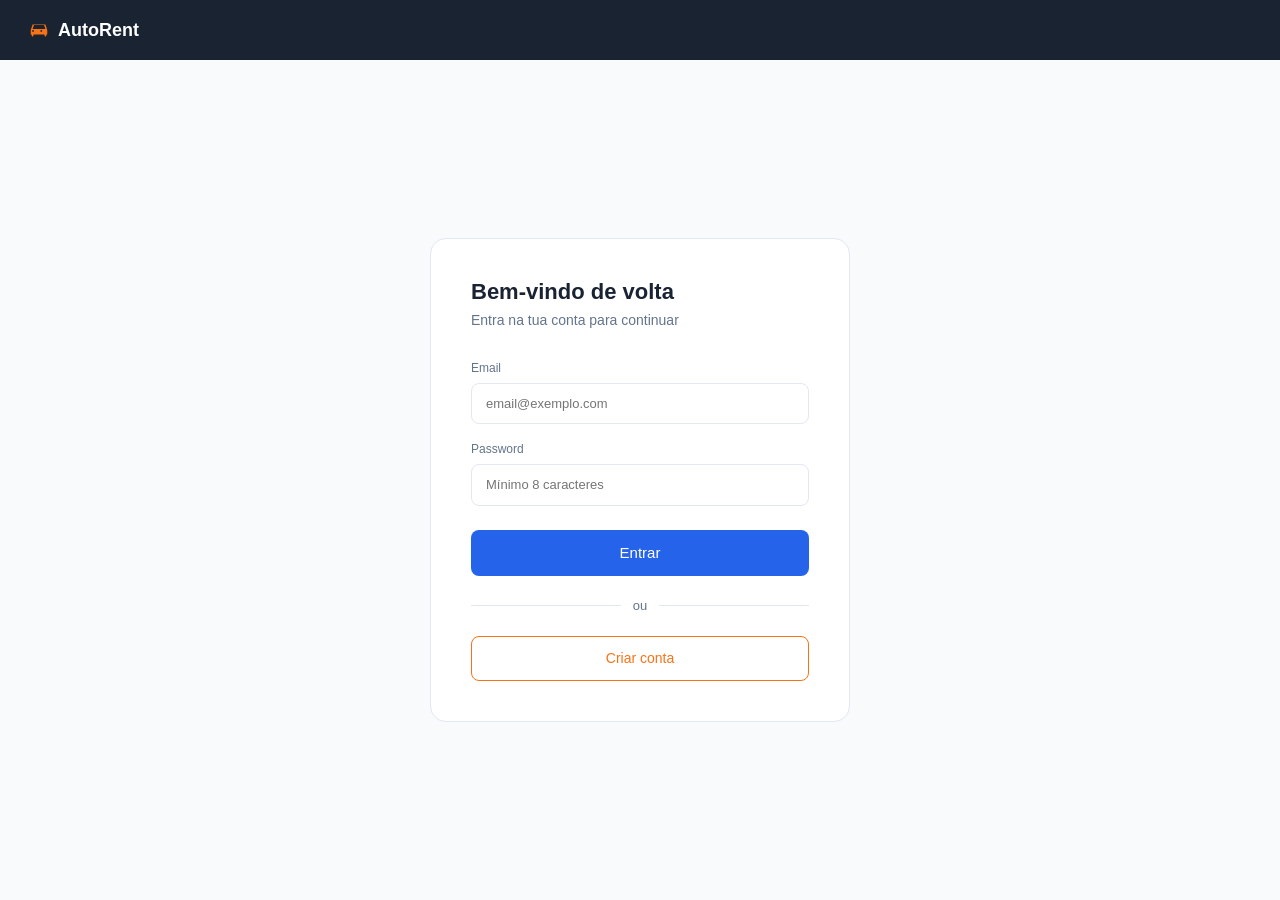
<file: src/main/resources/static/dashboard.html>
<!DOCTYPE html>
<html lang="pt">
<head>
  <meta charset="UTF-8"/>
  <meta name="viewport" content="width=device-width, initial-scale=1.0"/>
  <title>AutoRent — Dashboard</title>
  <link rel="stylesheet" href="https://cdn.jsdelivr.net/npm/bootstrap@5.3.0/dist/css/bootstrap.min.css"/>
  <link rel="stylesheet" href="css/style.css"/>
  <script src="js/api.js"></script>
  <script src="js/dashboard.js"></script>
  <style>
    .page-layout { display:flex; flex:1; min-height:0; }
    .content { flex:1; padding:24px; overflow:auto; }

    /* SECOES */
    .secao { display:none; }
    .secao.active { display:block; }

    /* TABELA ACOES */
    .acoes { display:flex; gap:6px; }
    .btn-tbl-edit { background:#eff6ff; color:var(--blue); border:none; border-radius:6px; padding:5px 12px; font-size:12px; cursor:pointer; }
    .btn-tbl-del  { background:#fef2f2; color:var(--red);  border:none; border-radius:6px; padding:5px 12px; font-size:12px; cursor:pointer; }
    .btn-tbl-ok   { background:#f0fdf4; color:#16a34a;     border:none; border-radius:6px; padding:5px 12px; font-size:12px; cursor:pointer; }

    /* BTN ADD */
    .btn-add-custom {
      background:var(--orange); color:#fff; border:none;
      border-radius:8px; padding:8px 18px; font-size:13px;
      cursor:pointer; margin-bottom:14px; font-weight:500;
      transition:background 0.2s;
    }
    .btn-add-custom:hover { background:#ea6c00; }

    /* TOGGLE */
    .toggle-wrap { display:flex; align-items:center; gap:8px; font-size:12px; color:var(--text-muted); }
    .toggle { width:34px; height:18px; background:var(--blue); border-radius:20px; position:relative; cursor:pointer; flex-shrink:0; }
    .toggle::after { content:''; position:absolute; width:12px; height:12px; background:#fff; border-radius:50%; top:3px; right:3px; }
    .toggle.off { background:#cbd5e1; }
    .toggle.off::after { right:auto; left:3px; }

    /* MODAL SELECT */
    select.form-control-custom { appearance:auto; }
  </style>
</head>
<body>

  <!-- NAVBAR -->
  <nav class="navbar">
    <a class="navbar-brand" href="index.html">
      <svg viewBox="0 0 24 24"><path d="M5 11l1.5-4.5h11L19 11M3 17h1v1a1 1 0 002 0v-1h12v1a1 1 0 002 0v-1h1v-5l-2-6H5L3 12v5zm2.5-3a1 1 0 110-2 1 1 0 010 2zm9 0a1 1 0 110-2 1 1 0 010 2z"/></svg>
      AutoRent
    </a>
    <div class="navbar-actions" id="navActions"></div>
  </nav>

  <div class="page-layout">

    <!-- SIDEBAR -->
    <div class="sidebar" id="sidebar">
      <div class="sidebar-section">Dashboard</div>
      <div class="sidebar-link active" onclick="mostrarSecao('alugueres', this)">📋 Alugueres</div>
      <div class="sidebar-link" onclick="mostrarSecao('veiculos', this)">🚗 Veículos</div>
      <div class="sidebar-link" onclick="mostrarSecao('categorias', this)">🗂️ Categorias</div>
      <!-- Só aparece para ADMIN -->
      <div class="sidebar-link" id="linkUtilizadores" onclick="mostrarSecao('utilizadores', this)" style="display:none;">👥 Utilizadores</div>
      <div style="margin-top:auto; border-top:1px solid #2d3f55; padding-top:16px; margin-top:24px;">
        <a class="sidebar-link" href="index.html">🏠 Página inicial</a>
      </div>
    </div>

    <!-- CONTEUDO -->
    <div class="content">

      <!-- STATS -->
      <div class="stats-grid" id="statsGrid">
        <div class="stat-card"><div class="stat-label">Total Alugueres</div><div class="stat-value blue" id="statAlugueres">—</div></div>
        <div class="stat-card"><div class="stat-label">Ativos</div><div class="stat-value green" id="statAtivos">—</div></div>
        <div class="stat-card"><div class="stat-label">Pendentes</div><div class="stat-value orange" id="statPendentes">—</div></div>
        <div class="stat-card"><div class="stat-label">Veículos</div><div class="stat-value blue" id="statVeiculos">—</div></div>
      </div>

      <!-- SECAO ALUGUERES -->
      <div class="secao active" id="secao-alugueres">
        <div class="card-custom">
          <div class="card-title">Gestão de Alugueres</div>
          <div class="alert-erro"    id="aluguerErro"></div>
          <div class="alert-sucesso" id="aluguerSucesso"></div>
          <table class="tabela-custom" id="tabelaAlugueres">
            <thead><tr><th>ID</th><th>Cliente</th><th>Veículo</th><th>Levantamento</th><th>Devolução</th><th>Valor</th><th>Estado</th><th>Ações</th></tr></thead>
            <tbody id="bodyAlugueres"><tr><td colspan="7" style="text-align:center;color:var(--text-muted)">A carregar...</td></tr></tbody>
          </table>
        </div>
      </div>

      <!-- SECAO VEICULOS -->
      <div class="secao" id="secao-veiculos">
        <div class="card-custom">
          <div class="card-title">Gestão de Veículos</div>
          <button class="btn-add-custom" onclick="abrirModalVeiculo(null)">+ Adicionar Veículo</button>
          <div class="alert-erro"    id="veiculoErro"></div>
          <div class="alert-sucesso" id="veiculoSucesso"></div>
          <table class="tabela-custom">
            <thead><tr><th>Matrícula</th><th>Marca</th><th>Modelo</th><th>Ano</th><th>Preço/dia</th><th>Estado</th><th>Ações</th></tr></thead>
            <tbody id="bodyVeiculos"><tr><td colspan="7" style="text-align:center;color:var(--text-muted)">A carregar...</td></tr></tbody>
          </table>
        </div>
      </div>

      <!-- SECAO CATEGORIAS -->
      <div class="secao" id="secao-categorias">
        <div class="card-custom">
          <div class="card-title">Gestão de Categorias</div>
          <button class="btn-add-custom" onclick="abrirModalCategoria(null)">+ Adicionar Categoria</button>
          <div class="alert-erro"    id="categoriaErro"></div>
          <div class="alert-sucesso" id="categoriaSucesso"></div>
          <table class="tabela-custom">
            <thead><tr><th>ID</th><th>Nome</th><th>Descrição</th><th>Ações</th></tr></thead>
            <tbody id="bodyCategorias"><tr><td colspan="4" style="text-align:center;color:var(--text-muted)">A carregar...</td></tr></tbody>
          </table>
        </div>
      </div>

      <!-- SECAO UTILIZADORES (só ADMIN) -->
      <div class="secao" id="secao-utilizadores">
        <div class="card-custom">
          <div class="card-title">Gestão de Utilizadores</div>
          <div class="alert-erro"    id="utilizadorErro"></div>
          <div class="alert-sucesso" id="utilizadorSucesso"></div>
          <table class="tabela-custom">
            <thead><tr><th>Nome</th><th>Email</th><th>Cargo</th><th>Ações</th></tr></thead>
            <tbody id="bodyUtilizadores"><tr><td colspan="4" style="text-align:center;color:var(--text-muted)">A carregar...</td></tr></tbody>
          </table>
        </div>
      </div>

    </div>
  </div>

  <!-- MODAL VEICULO -->
  <div class="modal-overlay" id="modalVeiculo">
    <div class="modal-box">
      <button class="modal-close" onclick="fecharModalVeiculo()">✕</button>
      <div class="modal-title" id="modalVeiculoTitulo">Adicionar Veículo</div>
      <input type="hidden" id="veiculoId"/>
      <div class="alert-erro" id="modalVeiculoErro"></div>
      <div class="row g-3">
        <div class="col-6">
          <label class="form-label-custom" for="vMatricula">Matrícula</label>
          <input class="form-control-custom" id="vMatricula" placeholder="AA-00-BB"/>
        </div>
        <div class="col-6">
          <label class="form-label-custom" for="vMarca">Marca</label>
          <input class="form-control-custom" id="vMarca"/>
        </div>
        <div class="col-6">
          <label class="form-label-custom" for="vModelo">Modelo</label>
          <input class="form-control-custom" id="vModelo"/>
        </div>
        <div class="col-6">
          <label class="form-label-custom" for="vAno">Ano</label>
          <input class="form-control-custom" type="number" id="vAno" placeholder="2023"/>
        </div>
        <div class="col-6">
          <label class="form-label-custom" for="vPreco">Preço/dia (€)</label>
          <input class="form-control-custom" type="number" id="vPreco" placeholder="50"/>
        </div>
        <div class="col-6">
          <label class="form-label-custom" for="vCilindrada">Cilindrada</label>
          <input class="form-control-custom" type="number" id="vCilindrada">
        </div>
        <div class="col-6">
          <label class="form-label-custom" for="vCO2">CO2</label>
          <input class="form-control-custom" type="number" id="vCO2">
        </div>
        <div class="col-6">
          <label class="form-label-custom" for="vPotencia">Potência</label>
          <input class="form-control-custom" type="number" id="vPotencia">
        </div>
        <div class="col-6">
          <label class="form-label-custom" for="vStatus">Status</label>
          <select class="form-control-custom" id="vStatus">
            <option value="DISPONIVEL">Disponível</option>
            <option value="MANUTENCAO">Manutenção</option>
          </select>
        </div>
        <div class="col-6">
          <label class="form-label-custom" for="vMotor">Tipo de Motor</label>
          <select class="form-control-custom" id="vMotor" onchange="onModalMotorChange()">
            <option value="COMBUSTAO">Combustão</option>
            <option value="HIBRIDO">Híbrido</option>
            <option value="ELETRICO">Elétrico</option>
          </select>
        </div>
        <div class="col-6" id="colunaCaixa">
          <label class="form-label-custom" for="vCaixa">Caixa</label>
          <select class="form-control-custom" id="vCaixa">
            <option value="MANUAL">Manual</option>
            <option value="AUTOMATICO">Automático</option>
          </select>
        </div>
        <div class="col-6" id="colunaCombustao">
          <label class="form-label-custom" for="vCombustao">Combustível</label>
          <select class="form-control-custom" id="vCombustao">
            <option value="GASOLINA">Gasolina</option>
            <option value="GASOLEO">Gasóleo</option>
          </select>
        </div>
        <div class="col-6"><label class="form-label-custom" for="vCategoria">Categoria</label>
          <select class="form-control-custom" id="vCategoria"></select>
        </div>
        <div class="col-12">
          <label class="form-label-custom" for="vImagem">Imagem do Veículo (opcional)</label>
          <label for="vImagem" style="display:flex; align-items:center; gap:10px; cursor:pointer; background:#f8fafc; border:1.5px dashed var(--border); border-radius:8px; padding:12px 16px; transition:border-color 0.2s;">
            <span style="font-size:20px;">🖼️</span>
            <span id="vImagemLabel" style="font-size:13px; color:var(--text-muted);">Clica para escolher uma imagem...</span>
          </label>
          <input type="file" id="vImagem" accept="image/*" style="display:none;"
            onchange="document.getElementById('vImagemLabel').textContent = this.files[0]?.name || 'Clica para escolher uma imagem...'"/>
        </div>
      </div>
      <button class="btn-orange-custom w-100 mt-3" onclick="guardarVeiculo()">Guardar</button>
    </div>
  </div>

  <!-- MODAL CATEGORIA -->
  <div class="modal-overlay" id="modalCategoria">
    <div class="modal-box">
      <button class="modal-close" onclick="fecharModalCategoria()">✕</button>
      <div class="modal-title">Adicionar Categoria</div>
      <div class="alert-erro" id="modalCategoriaErro"></div>
      <div class="mb-3">
        <label class="form-label-custom" for="catNome">Nome</label>
        <input class="form-control-custom" id="catNome"/></div>
      <div class="mb-3">
        <label class="form-label-custom" for="catDescricao">Descrição</label>
        <input class="form-control-custom" id="catDescricao"/></div>
      <button class="btn-orange-custom w-100 mt-2" onclick="guardarCategoria()">Guardar</button>
    </div>
  </div>

  <!-- MODAL CARGO (só ADMIN) -->
  <div class="modal-overlay" id="modalCargo">
    <div class="modal-box">
      <button class="modal-close" onclick="fecharModalCargo()">✕</button>
      <div class="modal-title">Editar Cargo</div>
      <input type="hidden" id="cargoUtilizadorId"/>
      <div class="mb-3"><label class="form-label-custom" for="novoCargo">Cargo</label>
        <select class="form-control-custom" id="novoCargo">
          <option value="CLIENTE">Cliente</option>
          <option value="FUNCIONARIO">Funcionário</option>
          <option value="ADMIN">Admin</option>
        </select>
      </div>
      <button class="btn-primary-custom w-100 mt-2" onclick="guardarCargo()">Guardar</button>
    </div>
  </div>

  <script>
    try {
      verificarSessao();
    } catch (e) {
      console.error("Erro na validação de sessão: ", e);
    }

    // Navegar para secção via URL ?s=alugueres
    (function aplicarSecaoURL() {
      const params = new URLSearchParams(window.location.search);
      const s = params.get('s');
      if (s) {
        const el = document.querySelector(`[onclick*="'${s}'"]`);
        if (el) mostrarSecao(s, el);
      }
    })();

    function carregarOverview() {
      console.log("Overview ignorado no painel de funcionário.");
    }

    try {
      carregarAlugueres();
    } catch (error) {
      console.error("Erro ao carregar alugueres: ", error);
      const body = document.getElementById('bodyAlugueres');
      if (body) body.innerHTML = '<tr><td colspan="8" style="text-align:center;color:var(--red)">Erro ao ligar ao servidor.</td></tr>';
    }
  </script>

</body>
</html>
</file>
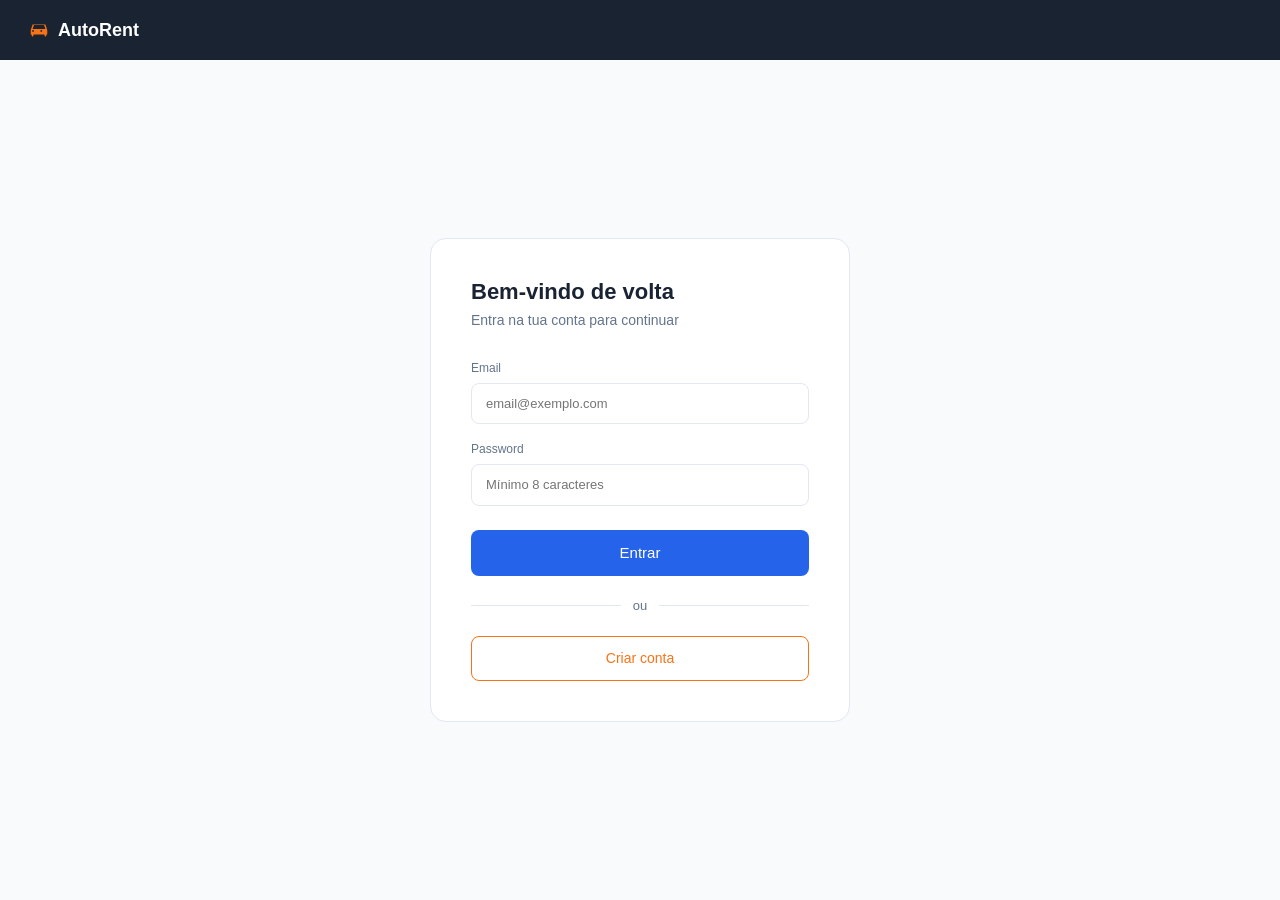
<file: src/main/resources/static/login.html>
<!DOCTYPE html>
<html lang="pt">
<head>
  <meta charset="UTF-8"/>
  <meta name="viewport" content="width=device-width, initial-scale=1.0"/>
  <title>AutoRent — Login</title>
  <link rel="stylesheet" href="https://cdn.jsdelivr.net/npm/bootstrap@5.3.0/dist/css/bootstrap.min.css"/>
  <link rel="stylesheet" href="css/style.css"/>
  <script src="js/api.js"></script>
  <style>
    .main-wrapper { flex:1; display:flex; align-items:center; justify-content:center; padding:40px 16px; }
    .auth-card { background:#fff; border:1px solid var(--border); border-radius:16px; padding:40px; width:100%; max-width:420px; }
    .auth-card h1 { font-size:22px; font-weight:600; color:var(--text); margin-bottom:4px; }
    .auth-card .sub { font-size:14px; color:var(--text-muted); margin-bottom:28px; }
    .btn-entrar { background:var(--blue); color:#fff; border:none; border-radius:8px; padding:12px; font-size:15px; font-weight:500; width:100%; cursor:pointer; transition:background 0.2s; margin-top:8px; }
    .btn-entrar:hover { background:#1d4ed8; }
    .btn-criar { background:transparent; color:var(--orange); border:1.5px solid var(--orange); border-radius:8px; padding:11px; font-size:14px; font-weight:500; width:100%; cursor:pointer; transition:all 0.2s; text-align:center; text-decoration:none; display:block; }
    .btn-criar:hover { background:var(--orange); color:#fff; }
    .divider { display:flex; align-items:center; gap:12px; margin:20px 0; color:var(--text-muted); font-size:13px; }
    .divider::before, .divider::after { content:''; flex:1; height:1px; background:var(--border); }
  </style>
</head>
<body>

  <nav class="navbar">
    <a class="navbar-brand" href="index.html">
      <svg viewBox="0 0 24 24"><path d="M5 11l1.5-4.5h11L19 11M3 17h1v1a1 1 0 002 0v-1h12v1a1 1 0 002 0v-1h1v-5l-2-6H5L3 12v5zm2.5-3a1 1 0 110-2 1 1 0 010 2zm9 0a1 1 0 110-2 1 1 0 010 2z"/></svg>
      AutoRent
    </a>
  </nav>

  <div class="main-wrapper">
    <div class="auth-card">
      <h1>Bem-vindo de volta</h1>
      <p class="sub">Entra na tua conta para continuar</p>

      <div class="alert-erro" id="erro"></div>

      <div class="mb-3">
        <label class="form-label-custom" for="email">Email</label>
        <input type="email" class="form-control-custom" autocomplete="username" id="email" placeholder="email@exemplo.com"/>
      </div>
      <div class="mb-3">
        <label class="form-label-custom" for="password">Password</label>
        <input type="password" class="form-control-custom" autocomplete="current-password" id="password" placeholder="Mínimo 8 caracteres"/>
      </div>

      <button class="btn-entrar" onclick="fazerLogin()">Entrar</button>
      <div class="divider">ou</div>
      <a class="btn-criar" href="register.html">Criar conta</a>
    </div>
  </div>

  <script>
    const u = sessionStorage.getItem('utilizador');
    if (u) {
      const cargo = JSON.parse(u).cargo;
      if (cargo === 'ADMIN') {
        window.location.href = 'admin_dashboard.html';
      } else if (cargo === 'FUNCIONARIO') {
        window.location.href = 'dashboard.html';
      } else {
        window.location.href = 'index.html';
      }
    }

    function fazerLogin() {
      const email    = document.getElementById('email').value.trim();
      const password = document.getElementById('password').value.trim();
      const erro     = document.getElementById('erro');
      erro.style.display = 'none';

      if (!email || !password) {
        erro.innerText = 'Preenche todos os campos!';
        erro.style.display = 'block';
        return;
      }

      window.fetch('http://localhost:8081/utilizadores/login', {
        method: 'POST',
        headers: { 'Content-Type': 'application/json' },
        body: JSON.stringify({ email: email, password: password })
      })
        .then(res => {
          if (!res.ok) return res.text().then(msg => { throw new Error(msg); });
          return res.json();
        })
        .then(respostaApi => {
          // Guardar apenas os dados do utilizador (sem token)
          sessionStorage.setItem('utilizador', JSON.stringify({
            id:    respostaApi.id,
            nome:  respostaApi.nome,
            cargo: respostaApi.cargo,
            email: respostaApi.email
          }));

          // Redirecionamento baseado no cargo
          if (respostaApi.cargo === 'ADMIN') {
            window.location.href = 'admin_dashboard.html';
          } else if (respostaApi.cargo === 'FUNCIONARIO') {
            window.location.href = 'dashboard.html';
          } else {
            window.location.href = 'index.html';
          }
        })
        .catch(err => {
          erro.innerText = err.message || 'Email ou password incorretos!';
          erro.style.display = 'block';
        });
    }
  </script>
</body>
</html>
</file>
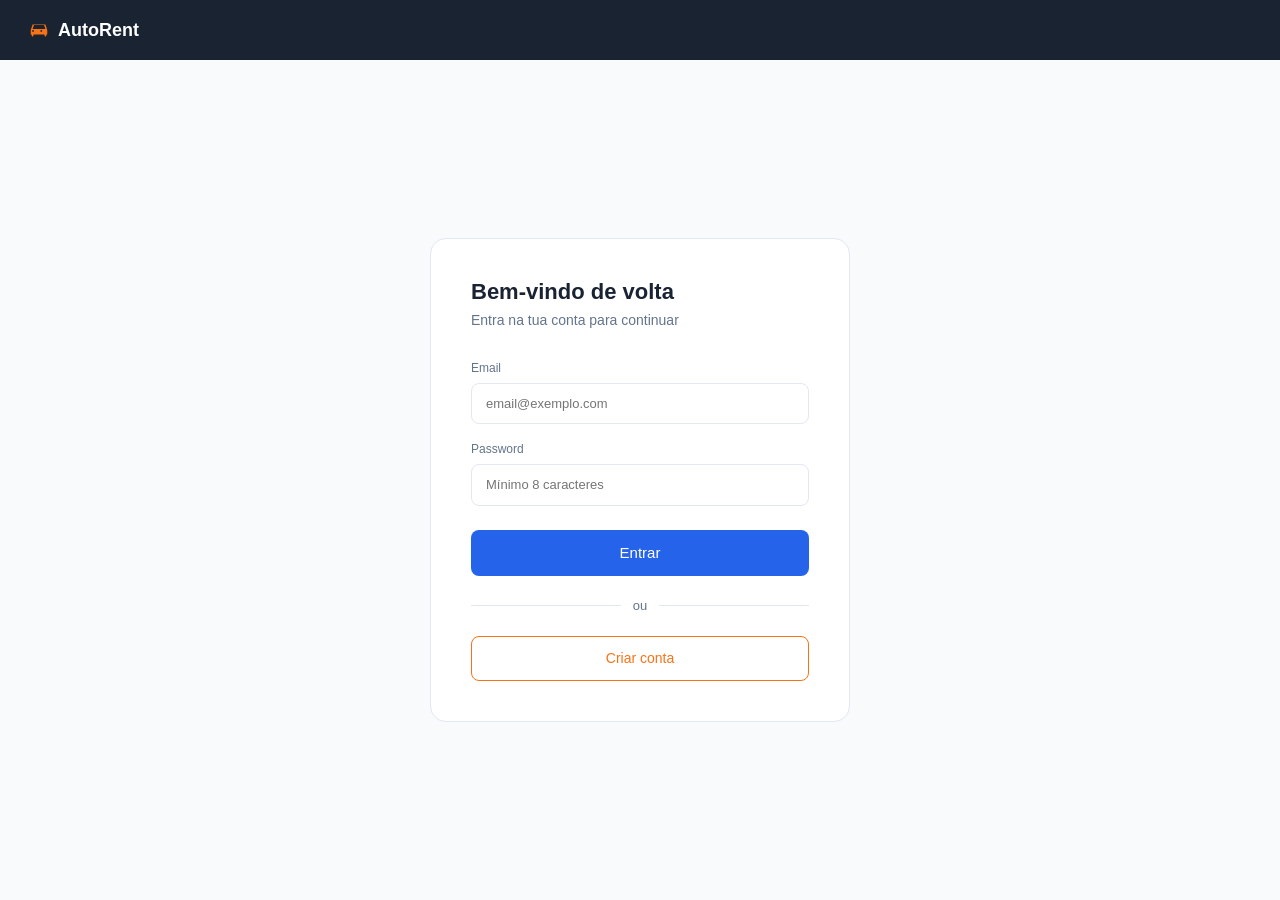
<file: src/main/resources/static/perfil.html>
<!DOCTYPE html>
<html lang="pt">
<head>
  <meta charset="UTF-8"/>
  <meta name="viewport" content="width=device-width, initial-scale=1.0"/>
  <title>AutoRent — Perfil</title>
  <link rel="stylesheet" href="https://cdn.jsdelivr.net/npm/bootstrap@5.3.0/dist/css/bootstrap.min.css"/>
  <link rel="stylesheet" href="css/style.css"/>
  <script src="https://cdn.jsdelivr.net/npm/bootstrap@5.3.0/dist/js/bootstrap.bundle.min.js"></script>
  <script src="js/api.js"></script>
  <style>
    .page-layout { display:flex; flex:1; }

    .content { flex:1; padding:24px; overflow:auto; }

    /* PERFIL CARD */
    .profile-header {
      background:#fff; border:1px solid var(--border);
      border-radius:16px; padding:32px;
      display:flex; align-items:center; gap:24px;
      margin-bottom:24px;
    }
    .profile-avatar {
      width:80px; height:80px; border-radius:50%;
      background:var(--blue); display:flex;
      align-items:center; justify-content:center;
      font-size:32px; color:#fff; font-weight:700;
      flex-shrink:0;
    }
    .profile-info h2 { font-size:20px; font-weight:700; color:var(--text); margin:0 0 4px; }
    .profile-info p  { font-size:14px; color:var(--text-muted); margin:0; }
    .badge-cargo {
      display:inline-block; margin-top:8px;
      padding:4px 12px; border-radius:20px;
      font-size:12px; font-weight:600; letter-spacing:0.5px;
    }
    .badge-ADMIN      { background:#dbeafe; color:#1d4ed8; }
    .badge-FUNCIONARIO{ background:#d1fae5; color:#065f46; }
    .badge-CLIENTE    { background:#fef3c7; color:#92400e; }

    /* SECÇÕES */
    .section-card {
      background:#fff; border:1px solid var(--border);
      border-radius:12px; padding:24px; margin-bottom:20px;
    }
    .section-card h3 {
      font-size:15px; font-weight:600; color:var(--text);
      margin-bottom:20px; padding-bottom:12px;
      border-bottom:1px solid var(--border);
    }

    /* FORM */
    .form-row { display:grid; grid-template-columns:1fr 1fr; gap:16px; }
    @media(max-width:600px){ .form-row { grid-template-columns:1fr; } }

    .info-field { display:flex; flex-direction:column; gap:6px; margin-bottom:16px; }
    .info-field label { font-size:12px; color:var(--text-muted); font-weight:500; }
    .info-field span  { font-size:14px; color:var(--text); font-weight:500; }

    .btn-editar {
      background:var(--blue); color:#fff; border:none;
      border-radius:8px; padding:10px 20px; font-size:13px;
      font-weight:500; cursor:pointer; transition:background 0.2s;
    }
    .btn-editar:hover { background:#1d4ed8; }
    .btn-cancelar {
      background:transparent; color:var(--text-muted);
      border:1px solid var(--border); border-radius:8px;
      padding:10px 16px; font-size:13px; cursor:pointer; margin-left:8px;
    }
    .btn-guardar {
      background:var(--orange); color:#fff; border:none;
      border-radius:8px; padding:10px 20px; font-size:13px;
      font-weight:500; cursor:pointer; transition:background 0.2s;
    }
    .btn-guardar:hover { background:#ea6c00; }

    /* ALUGUERES */
    .aluguer-item {
      border:1px solid var(--border); border-radius:10px;
      padding:16px; margin-bottom:12px;
      display:flex; align-items:center; justify-content:space-between;
      gap:12px;
    }
    .aluguer-item:last-child { margin-bottom:0; }
    .aluguer-veiculo { font-size:14px; font-weight:600; color:var(--text); }
    .aluguer-datas   { font-size:12px; color:var(--text-muted); margin-top:4px; }
    .aluguer-valor   { font-size:15px; font-weight:700; color:var(--blue); white-space:nowrap; }

    .badge-status {
      padding:4px 10px; border-radius:20px;
      font-size:11px; font-weight:600;
    }
    .badge-PENDENTE   { background:#fef3c7; color:#92400e; }
    .badge-ATIVA      { background:#d1fae5; color:#065f46; }
    .badge-CONCLUIDA  { background:#e0e7ff; color:#3730a3; }
    .badge-CANCELADO  { background:#fee2e2; color:#991b1b; }

    .empty-state { text-align:center; padding:30px; color:var(--text-muted); font-size:14px; }

    /* DANGER ZONE */
    .danger-zone {
      background:#fff5f5; border:1px solid #fecaca;
      border-radius:12px; padding:20px;
    }
    .danger-zone h3 { color:#dc2626; font-size:14px; font-weight:600; margin-bottom:8px; }
    .danger-zone p  { font-size:13px; color:var(--text-muted); margin-bottom:16px; }
    .btn-sair {
      background:#dc2626; color:#fff; border:none;
      border-radius:8px; padding:10px 20px; font-size:13px;
      font-weight:500; cursor:pointer; transition:background 0.2s;
    }
    .btn-sair:hover { background:#b91c1c; }
  </style>
</head>
<body>

  <!-- NAVBAR -->
  <nav class="navbar">
    <a class="navbar-brand" href="index.html">
      <svg viewBox="0 0 24 24"><path d="M5 11l1.5-4.5h11L19 11M3 17h1v1a1 1 0 002 0v-1h12v1a1 1 0 002 0v-1h1v-5l-2-6H5L3 12v5zm2.5-3a1 1 0 110-2 1 1 0 010 2zm9 0a1 1 0 110-2 1 1 0 010 2z"/></svg>
      AutoRent
    </a>
    <div class="navbar-actions" id="navActions"></div>
  </nav>

  <div class="page-layout">

    <!-- SIDEBAR -->
    <div class="sidebar">
      <div class="sidebar-section">Menu</div>
      <a class="sidebar-link" href="index.html">🚗 Veículos</a>
      <div id="sidebarLogado" style="display:none;">
        <a class="sidebar-link" href="dashboard.html">📋 Dashboard</a>
      </div>
      <div style="margin-top:24px; border-top:1px solid #2d3f55; padding-top:16px;">
        <a class="sidebar-link" href="index.html">🏠 Página inicial</a>
      </div>
    </div>

    <!-- CONTEÚDO -->
    <div class="content">

      <!-- HEADER DO PERFIL -->
      <div class="profile-header">
        <div class="profile-avatar" id="avatarLetra">?</div>
        <div class="profile-info">
          <h2 id="perfilNome">—</h2>
          <p id="perfilEmail">—</p>
          <span class="badge-cargo" id="perfilCargo">—</span>
        </div>
      </div>

      <!-- INFORMAÇÕES DA CONTA -->
      <div class="section-card">
        <h3>📋 Informações da Conta</h3>

        <!-- MODO VISUALIZAÇÃO -->
      <div id="modoVer">
        <div class="form-row">
          <div class="info-field">
            <span class="text-muted small fw-medium">Nome</span>
            <span id="verNome">—</span>
          </div>
          <div class="info-field">
            <span class="text-muted small fw-medium">Email</span>
            <span id="verEmail">—</span>
          </div>
          <div class="info-field">
            <span class="text-muted small fw-medium">Telefone</span>
            <span id="verTelefone">—</span>
          </div>
          <div class="info-field">
            <span class="text-muted small fw-medium">NIF</span>
            <span id="verNif">—</span>
          </div>
          <div class="info-field">
            <span class="text-muted small fw-medium">Tipo de Conta</span>
            <span id="verTipoConta">—</span>
          </div>
          <div class="info-field">
            <span class="text-muted small fw-medium">ID de Utilizador</span>
            <span id="verId">—</span>
          </div>
        </div>
        <button class="btn-editar" onclick="ativarEdicao()">✏️ Editar Dados</button>
        </div>
        <!-- MODO EDIÇÃO -->
        <div id="modoEditar" style="display:none;">
          <div class="alert-erro"    id="editErro"></div>
          <div class="alert-sucesso" id="editSucesso"></div>

          <div class="form-row" style="margin-bottom:16px;">
            <div>
              <label class="form-label-custom" for="editNome">Nome</label>
              <input type="text" class="form-control-custom" id="editNome"/>
            </div>
            <div>
              <label class="form-label-custom" for="editEmail">Email</label>
              <input type="email" class="form-control-custom" id="editEmail"/>
            </div>
            <div>
              <label class="form-label-custom" for="editTelefone">Telemóvel</label>
              <input type="text" class="form-control-custom" id="editTelefone" maxlength="9" placeholder="9xxxxxxxx">
            </div>
            <div>
              <label class="form-label-custom" for="editNif">NIF</label>
              <input type="text" class="form-control-custom" id="editNif" maxlength="9" placeholder="123456789">
            </div>
          </div>
          <div class="form-row" style="margin-bottom:20px;">
            <div>
              <label class="form-label-custom" for="editPassword">Nova Password <span style="color:var(--text-muted);font-size:11px;">(deixa em branco para não alterar)</span></label>
              <input type="password" class="form-control-custom" id="editPassword" placeholder="Mínimo 8 caracteres"/>
            </div>
            <div>
              <label class="form-label-custom" for="editConfirmar">Confirmar Password</label>
              <input type="password" class="form-control-custom" id="editConfirmar" placeholder="Repete a password"/>
            </div>
          </div>
          <button class="btn-guardar" onclick="guardarDados()">💾 Guardar</button>
          <button class="btn-cancelar" onclick="cancelarEdicao()">Cancelar</button>
        </div>
      </div>

      <!-- HISTÓRICO DE ALUGUERES -->
      <div class="section-card">
        <h3>🚗 Histórico de Alugueres</h3>
        <div id="listaAlugueres">
          <div class="empty-state">A carregar...</div>
        </div>
      </div>

      <!-- SAIR -->
      <div class="danger-zone">
        <h3>⚠️ Terminar Sessão</h3>
        <p>Ao sair terás de fazer login novamente para aceder à tua conta.</p>
        <button class="btn-sair" onclick="sair()">🚪 Sair da Conta</button>
      </div>
    </div>
  </div>

  <div class="toast-container position-fixed bottom-0 end-0 p-3" style="z-index: 11">
  <div id="popupSucesso" class="toast align-items-center text-white bg-success border-0" role="alert" aria-live="assertive" aria-atomic="true">
    <div class="d-flex">
      <div class="toast-body" style="font-size: 13px; font-weight: 500;">
        🎉 Dados atualizados com sucesso!
      </div>
      <button type="button" class="btn-close btn-close-white me-2 m-auto" data-bs-dismiss="toast" aria-label="Close"></button>
    </div>
  </div>
</div>

  <script>
    const utilizador = JSON.parse(sessionStorage.getItem('utilizador'));

    // Redireciona se não estiver logado
    if (!utilizador) {
      window.location.href = 'login.html';
    }

    // NAVBAR
    const navActions = document.getElementById('navActions');
    const acess = utilizador.cargo === 'ADMIN' || utilizador.cargo === 'FUNCIONARIO';
    navActions.innerHTML = `
      <span class="navbar-user">👤 ${utilizador.nome}</span>
      ${acess ? '<a href="dashboard.html" class="btn-outline-custom">Dashboard</a>' : ''}
      <button class="btn-danger-custom" onclick="sair()">Terminar Sessão</button>
    `;

    // PREENCHER PERFIL
    function preencherPerfil(u) {
      document.getElementById('avatarLetra').textContent = u.nome.charAt(0).toUpperCase();
      document.getElementById('perfilNome').textContent  = u.nome;
      document.getElementById('perfilEmail').textContent = u.email;

      const badgeCargo = document.getElementById('perfilCargo');
      badgeCargo.textContent = u.cargo;
      badgeCargo.className   = `badge-cargo badge-${u.cargo}`;

      document.getElementById('verNome').textContent  = u.nome;
      document.getElementById('verEmail').textContent = u.email;
      document.getElementById('verTelefone').textContent = u.telefone || '—';
      document.getElementById('verNif').textContent = u.nif || '—';
      document.getElementById('verTipoConta').textContent = u.tipoConta;
      document.getElementById('verId').textContent    = u.id;

      document.getElementById('editNome').value  = u.nome;
      document.getElementById('editEmail').value = u.email;
      document.getElementById('editTelefone').value = u.telefone || '';
      document.getElementById('editNif').value = u.nif || '';
    }

    apiFetch(`/utilizadores/${utilizador.id}`)
      .then(res => {
        if (!res.ok) throw new Error('Erro ao sincronizar dados com o servidor');
      return res.json();
    })
    .then(dadosAtualizados => {
      // 1. Atualiza a sessionStorage com o que está real na BD neste segundo
      sessionStorage.setItem('utilizador', JSON.stringify(dadosAtualizados));

    // 2. Renderiza os dados frescos no ecrã
      preencherPerfil(dadosAtualizados);
    })
    .catch(err => {
      console.warn("Modo Offline: A usar dados locais da sessão.", err);
      // Se o servidor falhar ou estiveres offline, ele usa o backup da sessão para não partir a página
      preencherPerfil(utilizador);
    });

    // EDIÇÃO
    function ativarEdicao() {
      const u = JSON.parse(sessionStorage.getItem('utilizador')) || utilizador;
      document.getElementById('editNome').value = u.nome || '';
      document.getElementById('editEmail').value = u.email || '';
      document.getElementById('editTelefone').value = u.telefone || '';
      document.getElementById('editNif').value = u.nif || '';

      document.getElementById('modoVer').style.display    = 'none';
      document.getElementById('modoEditar').style.display = 'block';
      document.getElementById('editErro').style.display    = 'none';
      document.getElementById('editSucesso').style.display = 'none';
    }

    function cancelarEdicao() {
      document.getElementById('modoVer').style.display    = 'block';
      document.getElementById('modoEditar').style.display = 'none';
    }

    function guardarDados() {
      const nome      = document.getElementById('editNome').value.trim();
      const email     = document.getElementById('editEmail').value.trim();
      const telefone  = document.getElementById('editTelefone').value.trim();
      const nif       = document.getElementById('editNif').value.trim();
      const password  = document.getElementById('editPassword').value.trim();
      const confirmar = document.getElementById('editConfirmar').value.trim();
      const erro      = document.getElementById('editErro');
      const sucesso   = document.getElementById('editSucesso');

      erro.style.display = sucesso.style.display = 'none';

      if (!nome || !email) {
        erro.innerText = 'Nome e email são obrigatórios!';
        erro.style.display = 'block';
        return;
      }
      if (password && password.length < 8) {
        erro.innerText = 'A password deve ter pelo menos 8 caracteres!';
        erro.style.display = 'block';
        return;
      }
      if (password && password !== confirmar) {
        erro.innerText = 'As passwords não coincidem!';
        erro.style.display = 'block';
        return;
      }

      const body = {
        id: utilizador.id,
        nome,
        email,
        telefone,
        nif,
        cargo: utilizador.cargo,
        tipoConta: utilizador.tipoConta,
        password: password || utilizador.password
      };

      apiFetch(`/utilizadores/${utilizador.id}`, {
        method: 'PUT',
        headers: { 'Content-Type': 'application/json' },
        body: JSON.stringify(body)
      })
      .then(res => {
        if (!res.ok) return res.text().then(msg => { throw new Error(msg); });
        return res.json();
      })
      .then(u => {
        sessionStorage.setItem('utilizador', JSON.stringify(u));
        preencherPerfil(u);
        cancelarEdicao();

        const elementoToast = document.getElementById('popupSucesso');
        const toast = new bootstrap.Toast(elementoToast, { delay: 3000 }); // Desaparece após 3 segundos
        toast.show();
      })
      .catch(err => {
        erro.innerText = err.message || 'Erro ao guardar dados!';
        erro.style.display = 'block';
      });
    }

    // HISTÓRICO DE ALUGUERES
    apiFetch('/alugueres')
      .then(r => r.json())
      .then(alugueres => {
        const meus = alugueres.filter(a => a.cliente?.id === utilizador.id);
        const lista = document.getElementById('listaAlugueres');

        if (meus.length === 0) {
          lista.innerHTML = '<div class="empty-state">Ainda não tens alugueres.</div>';
          return;
        }

        lista.innerHTML = meus.map(a => `
          <div class="aluguer-item">
            <div>
              <div class="aluguer-veiculo">🚗 ${a.veiculo?.marca || '—'} ${a.veiculo?.modelo || ''}</div>
              <div class="aluguer-datas">
                📅 ${formatarData(a.dataLevantamento)} → ${formatarData(a.dataDevolucao)}
              </div>
            </div>
            <div style="display:flex;align-items:center;gap:12px;">
              <span class="badge-status badge-${a.statusAluguer}">${a.statusAluguer}</span>
              <span class="aluguer-valor">${a.valorFinalPrevisto?.toFixed(2)}€</span>
            </div>
          </div>
        `).join('');
      })
      .catch(() => {
        document.getElementById('listaAlugueres').innerHTML =
          '<div class="empty-state">Erro ao carregar alugueres.</div>';
      });

    function formatarData(data) {
      if (!data) return '—';
      return new Date(data).toLocaleDateString('pt-PT', { day:'2-digit', month:'2-digit', year:'numeric' });
    }

    function sair() {
      sessionStorage.removeItem('utilizador');
      window.location.href = 'login.html';
    }
  </script>

</body>
</html>
</file>
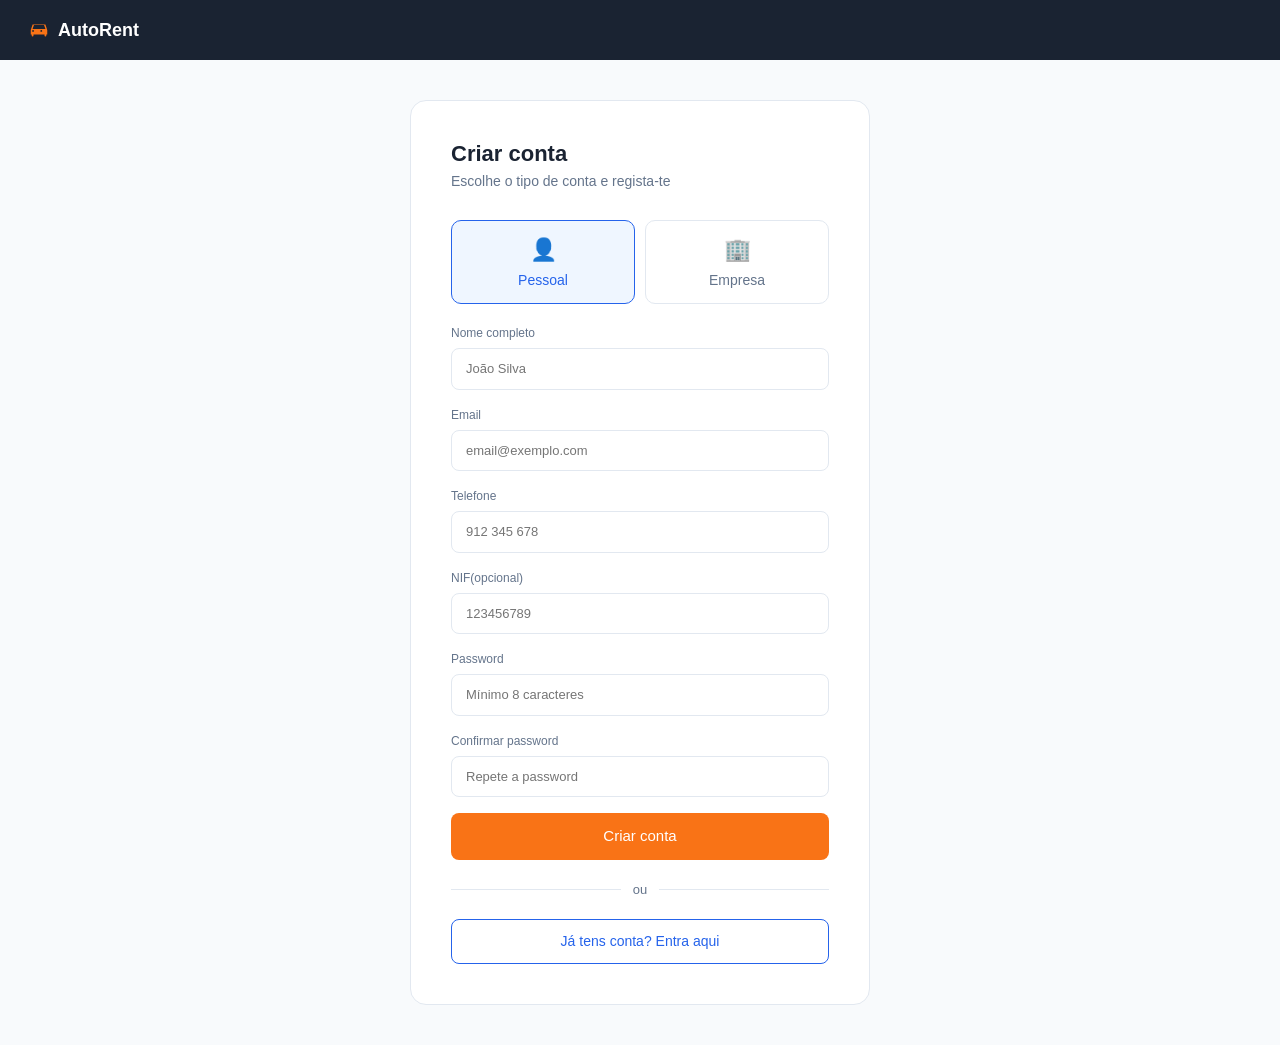
<file: src/main/resources/static/register.html>
<!DOCTYPE html>
<html lang="pt">
<head>
  <meta charset="UTF-8"/>
  <meta name="viewport" content="width=device-width, initial-scale=1.0"/>
  <title>AutoRent — Registar</title>
  <link rel="stylesheet" href="https://cdn.jsdelivr.net/npm/bootstrap@5.3.0/dist/css/bootstrap.min.css"/>
  <link rel="stylesheet" href="css/style.css"/>
  <style>
    .main-wrapper { flex:1; display:flex; align-items:center; justify-content:center; padding:40px 16px; }
    .auth-card { background:#fff; border:1px solid var(--border); border-radius:16px; padding:40px; width:100%; max-width:460px; }
    .auth-card h1 { font-size:22px; font-weight:600; color:var(--text); margin-bottom:4px; }
    .auth-card .sub { font-size:14px; color:var(--text-muted); margin-bottom:28px; }
    .btn-registar { background:var(--orange); color:#fff; border:none; border-radius:8px; padding:12px; font-size:15px; font-weight:500; width:100%; cursor:pointer; transition:background 0.2s; margin-top:8px; }
    .btn-registar:hover { background:#ea6c00; }
    .btn-login-link { background:transparent; color:var(--blue); border:1.5px solid var(--blue); border-radius:8px; padding:11px; font-size:14px; font-weight:500; width:100%; cursor:pointer; transition:all 0.2s; text-align:center; text-decoration:none; display:block; }
    .btn-login-link:hover { background:var(--blue); color:#fff; }
    .divider { display:flex; align-items:center; gap:12px; margin:20px 0; color:var(--text-muted); font-size:13px; }
    .divider::before, .divider::after { content:''; flex:1; height:1px; background:var(--border); }

    /* Toggle tipo de conta */
    .tipo-conta-toggle { display:flex; gap:10px; margin-bottom:20px; }
    .tipo-btn { flex:1; padding:12px; border-radius:10px; border:1.5px solid var(--border); background:#fff; font-size:14px; font-weight:500; cursor:pointer; transition:all 0.2s; color:var(--text-muted); text-align:center; }
    .tipo-btn.active { border-color:var(--blue); background:#eff6ff; color:var(--blue); }
    .tipo-btn span { display:block; font-size:22px; margin-bottom:4px; }
  </style>
</head>
<body>

  <nav class="navbar">
    <a class="navbar-brand" href="index.html">
      <svg viewBox="0 0 24 24"><path d="M5 11l1.5-4.5h11L19 11M3 17h1v1a1 1 0 002 0v-1h12v1a1 1 0 002 0v-1h1v-5l-2-6H5L3 12v5zm2.5-3a1 1 0 110-2 1 1 0 010 2zm9 0a1 1 0 110-2 1 1 0 010 2z"/></svg>
      AutoRent
    </a>
  </nav>

  <div class="main-wrapper">
    <div class="auth-card">
      <h1>Criar conta</h1>
      <p class="sub">Escolhe o tipo de conta e regista-te</p>

      <div class="alert-erro"    id="erro"></div>
      <div class="alert-sucesso" id="sucesso"></div>

      <!-- TIPO DE CONTA -->
      <div class="tipo-conta-toggle">
        <div class="tipo-btn active" id="btnPessoal" onclick="selecionarTipo('PESSOAL')">
          <span>👤</span>Pessoal
        </div>
        <div class="tipo-btn" id="btnEmpresa" onclick="selecionarTipo('EMPRESA')">
          <span>🏢</span>Empresa
        </div>
      </div>
      <input type="hidden" id="tipoConta" value="PESSOAL"/>

      <div class="row g-3">
        <div class="col-12">
          <label class="form-label-custom" id="labelNome" for="inputNome">Nome completo</label>
          <input type="text" class="form-control-custom" id="inputNome" autocomplete="name" placeholder="João Silva"/>
        </div>
        <div class="col-12">
          <label class="form-label-custom" for="email">Email</label>
          <input type="email" class="form-control-custom" id="email" autocomplete="email" placeholder="email@exemplo.com"/>
        </div>
        <div class="col-12">
          <label class="form-label-custom" for="telefone">Telefone</label>
          <input type="tel" class="form-control-custom" id="telefone" placeholder="912 345 678" maxlength="9"/>
        </div>

        <!-- NIF — obrigatório empresa, opcional pessoal -->
        <div class="col-12" id="campoNif">
          <label class="form-label-custom" id="labelNif" for="nif">NIF<span id="nifOpcional" style="color:var(--text-muted);font-weight:400;">(opcional)</span></label>
          <input type="text" class="form-control-custom" id="nif" placeholder="123456789" maxlength="9"/>
        </div>

        <div class="col-12">
          <label class="form-label-custom" for="password">Password</label>
          <input type="password" class="form-control-custom" id="password" autocomplete="pass" placeholder="Mínimo 8 caracteres"/>
        </div>
        <div class="col-12">
          <label class="form-label-custom" for="confirmar">Confirmar password</label>
          <input type="password" class="form-control-custom" id="confirmar" autocomplete="new-password" placeholder="Repete a password"/>
        </div>
      </div>

      <button class="btn-registar mt-3" onclick="registar()">Criar conta</button>
      <div class="divider">ou</div>
      <a class="btn-login-link" href="login.html">Já tens conta? Entra aqui</a>
    </div>
  </div>

  <script>
    let tipoContaAtual = 'PESSOAL';

    function selecionarTipo(tipo) {
      tipoContaAtual = tipo;
      document.getElementById('tipoConta').value = tipo;

      document.getElementById('btnPessoal').classList.toggle('active', tipo === 'PESSOAL');
      document.getElementById('btnEmpresa').classList.toggle('active', tipo === 'EMPRESA');

      // NIF obrigatório só para empresa
      if (tipo === 'EMPRESA') {
        labelNome.textContent = 'Nome da Empresa';
        inputNome.placeholder = 'Ex: AutoRent Portugal Lda';
        document.getElementById('nifOpcional').style.display = 'none';
        document.getElementById('nif').placeholder = 'NIF obrigatório';
        document.getElementById('nif').required = true;
      } else {
        labelNome.textContent = 'Nome completo';
        inputNome.placeholder = 'João Silva';
        document.getElementById('nifOpcional').style.display = 'inline';
        document.getElementById('nif').placeholder = '123456789';
        document.getElementById('nif').required = false;
      }
    }

    function registar() {
      const nome      = document.getElementById('inputNome').value.trim();
      const email     = document.getElementById('email').value.trim();
      const telefone  = document.getElementById('telefone').value.trim();
      const nif       = document.getElementById('nif').value.trim();
      const password  = document.getElementById('password').value.trim();
      const confirmar = document.getElementById('confirmar').value.trim();
      const tipoConta = document.getElementById('tipoConta').value;
      const erro      = document.getElementById('erro');
      const sucesso   = document.getElementById('sucesso');

      erro.style.display = sucesso.style.display = 'none';

      if (!nome || !email || !password || !confirmar) {
        erro.innerText = 'Preenche todos os campos obrigatórios!';
        erro.style.display = 'block';
        return;
      }
      if (tipoConta === 'EMPRESA' && !nif) {
        erro.innerText = 'NIF é obrigatório para contas de empresa!';
        erro.style.display = 'block';
        return;
      }
      if (password.length < 8) {
        erro.innerText = 'A password deve ter pelo menos 8 caracteres!';
        erro.style.display = 'block';
        return;
      }
      if (password !== confirmar) {
        erro.innerText = 'As passwords não coincidem!';
        erro.style.display = 'block';
        return;
      }

      fetch('/utilizadores/registar', {
        method: 'POST',
        headers: { 'Content-Type': 'application/json' },
        body: JSON.stringify({ nome, email, password, telefone, nif, tipoConta, cargo: 'CLIENTE' })
      })
      .then(res => {
        if (!res.ok) return res.text().then(msg => { throw new Error(msg); });
        return res.json();
      })
      .then(() => {
        sucesso.innerText = 'Conta criada com sucesso! A redirecionar...';
        sucesso.style.display = 'block';
        setTimeout(() => window.location.href = 'login.html', 1500);
      })
      .catch(err => {
        erro.innerText = err.message || 'Erro ao criar conta!';
        erro.style.display = 'block';
      });
    }
  </script>
</body>
</html>
</file>
<file: src/main/resources/static/css/style.css>
:root {
  --primary:    #1a2332;
  --blue:       #2563eb;
  --blue-light: #3b82f6;
  --orange:     #f97316;
  --green:      #22c55e;
  --red:        #ef4444;
  --light-bg:   #f8fafc;
  --border:     #e2e8f0;
  --text:       #1a2332;
  --text-muted: #64748b;
}

* { box-sizing: border-box; margin: 0; padding: 0; }

body {
  font-family: 'Segoe UI', sans-serif;
  background: var(--light-bg);
  min-height: 100vh;
  display: flex;
  flex-direction: column;
}

/* ─────────────────────────────────────────────
   NAVBAR
───────────────────────────────────────────── */
.navbar {
  background: var(--primary);
  padding: 0 28px;
  height: 60px;
  display: flex;
  align-items: center;
  justify-content: space-between;
  flex-shrink: 0;
}
.navbar-brand {
  color: #fff;
  font-size: 18px;
  font-weight: 600;
  text-decoration: none;
  display: flex;
  align-items: center;
  gap: 8px;
}
.navbar-brand svg { width: 22px; height: 22px; fill: var(--orange); }
.navbar-actions { display: flex; align-items: center; gap: 10px; }
.navbar-user { color: #94a3b8; font-size: 13px; }

/* ─────────────────────────────────────────────
   BOTÕES
───────────────────────────────────────────── */
.btn-primary-custom {
  background: var(--blue); color: #fff; border: none;
  border-radius: 8px; padding: 8px 18px; font-size: 13px;
  font-weight: 500; cursor: pointer; transition: background 0.2s;
  text-decoration: none; display: inline-block;
}
.btn-primary-custom:hover { background: #1d4ed8; color: #fff; }

.btn-outline-custom {
  background: transparent; color: var(--blue-light);
  border: 1.5px solid var(--blue-light); border-radius: 8px;
  padding: 7px 18px; font-size: 13px; font-weight: 500;
  cursor: pointer; transition: all 0.2s;
  text-decoration: none; display: inline-block;
}
.btn-outline-custom:hover { background: var(--blue-light); color: #fff; }

.btn-orange-custom {
  background: var(--orange); color: #fff; border: none;
  border-radius: 8px; padding: 8px 18px; font-size: 13px;
  font-weight: 500; cursor: pointer; transition: background 0.2s;
  text-decoration: none; display: inline-block;
}
.btn-orange-custom:hover { background: #ea6c00; color: #fff; }

.btn-danger-custom {
  background: transparent; color: var(--red);
  border: 1.5px solid var(--red); border-radius: 8px;
  padding: 7px 18px; font-size: 13px;
  cursor: pointer; transition: all 0.2s;
}
.btn-danger-custom:hover { background: var(--red); color: #fff; }

/* ─────────────────────────────────────────────
   BADGES — STATUS VEÍCULO
───────────────────────────────────────────── */
.badge-disponivel { background: #dcfce7; color: #166534; font-size: 11px; padding: 3px 9px; border-radius: 20px; }
.badge-alugado    { background: #fee2e2; color: #991b1b; font-size: 11px; padding: 3px 9px; border-radius: 20px; }
.badge-manutencao { background: #fef9c3; color: #854d0e; font-size: 11px; padding: 3px 9px; border-radius: 20px; }

/* ─────────────────────────────────────────────
   BADGES — STATUS ALUGUER (novo fluxo Fase 1)
   PENDENTE → LEVANTAR → ATIVO → DEVOLVER → MANUTENCAO → CONCLUIDA / CANCELADO
───────────────────────────────────────────── */
.badge-pendente   { background: #fef9c3; color: #854d0e; font-size: 11px; padding: 3px 9px; border-radius: 20px; }
.badge-levantar   { background: #dbeafe; color: #1e40af; font-size: 11px; padding: 3px 9px; border-radius: 20px; }
.badge-ativo      { background: #dcfce7; color: #166534; font-size: 11px; padding: 3px 9px; border-radius: 20px; }
.badge-ativa      { background: #dcfce7; color: #166534; font-size: 11px; padding: 3px 9px; border-radius: 20px; } /* retrocompatibilidade */
.badge-devolver   { background: #fff7ed; color: #c2410c; font-size: 11px; padding: 3px 9px; border-radius: 20px; }
.badge-concluida  { background: #f1f5f9; color: #475569; font-size: 11px; padding: 3px 9px; border-radius: 20px; }
.badge-cancelado  { background: #fee2e2; color: #991b1b; font-size: 11px; padding: 3px 9px; border-radius: 20px; }

/* ─────────────────────────────────────────────
   BADGES — CARGO / TIPO CONTA
───────────────────────────────────────────── */
.badge-admin       { background: #fae8ff; color: #7e22ce; font-size: 11px; padding: 3px 9px; border-radius: 20px; }
.badge-funcionario { background: #dbeafe; color: #1e40af; font-size: 11px; padding: 3px 9px; border-radius: 20px; }
.badge-cliente     { background: #f1f5f9; color: #475569; font-size: 11px; padding: 3px 9px; border-radius: 20px; }
.badge-empresa     { background: #faf5ff; color: #6b21a8; font-size: 11px; padding: 3px 9px; border-radius: 20px; }
.badge-pessoal     { background: #f0fdf4; color: #166534; font-size: 11px; padding: 3px 9px; border-radius: 20px; }

/* ─────────────────────────────────────────────
   ALERTAS
───────────────────────────────────────────── */
.alert-erro {
  background: #fef2f2; border: 1px solid #fecaca; color: #dc2626;
  border-radius: 8px; padding: 10px 14px; font-size: 13px;
  margin-bottom: 16px; display: none;
}
.alert-sucesso {
  background: #f0fdf4; border: 1px solid #bbf7d0; color: #16a34a;
  border-radius: 8px; padding: 10px 14px; font-size: 13px;
  margin-bottom: 16px; display: none;
}

/* ─────────────────────────────────────────────
   TABELA
───────────────────────────────────────────── */
.tabela-custom { width: 100%; border-collapse: collapse; font-size: 13px; }
.tabela-custom th {
  text-align: left; font-size: 11px; color: var(--text-muted);
  font-weight: 600; padding: 10px 12px;
  border-bottom: 1px solid var(--border);
  text-transform: uppercase; letter-spacing: 0.5px;
}
.tabela-custom td { padding: 12px 12px; border-bottom: 1px solid #f1f5f9; color: var(--text); }
.tabela-custom tr:last-child td { border-bottom: none; }
.tabela-custom tr:hover td { background: #f8fafc; }

/* ─────────────────────────────────────────────
   CARD GENÉRICO
───────────────────────────────────────────── */
.card-custom {
  background: #fff; border: 1px solid var(--border);
  border-radius: 12px; padding: 20px; margin-bottom: 20px;
}
.card-title { font-size: 15px; font-weight: 600; color: var(--text); margin-bottom: 16px; }

/* ─────────────────────────────────────────────
   FORMULÁRIOS
───────────────────────────────────────────── */
.form-label-custom {
  font-size: 12px; color: var(--text-muted); font-weight: 500;
  margin-bottom: 6px; display: block;
}
.form-control-custom {
  width: 100%; border: 1px solid var(--border); border-radius: 8px;
  padding: 10px 14px; font-size: 13px; color: var(--text);
  transition: border-color 0.2s; background: #fff;
}
.form-control-custom:focus {
  border-color: var(--blue);
  box-shadow: 0 0 0 3px rgba(37,99,235,0.1);
  outline: none;
}

/* ─────────────────────────────────────────────
   MODAL
───────────────────────────────────────────── */
.modal-overlay {
  display: none; position: fixed; inset: 0;
  background: rgba(0,0,0,0.4); z-index: 1000;
  align-items: center; justify-content: center;
  overflow-y: auto; padding: 20px;
}
.modal-overlay.open { display: flex; }
.modal-box {
  background: #fff; border-radius: 16px; padding: 32px;
  width: 100%; max-width: 460px; position: relative;
  max-height: 90vh; overflow-y: auto;
}
.modal-title { font-size: 17px; font-weight: 600; color: var(--text); margin-bottom: 20px; }
.modal-close {
  position: absolute; top: 16px; right: 16px;
  background: none; border: none; font-size: 20px;
  cursor: pointer; color: var(--text-muted);
}

/* ─────────────────────────────────────────────
   SIDEBAR
───────────────────────────────────────────── */
.sidebar {
  width: 210px; background: var(--primary);
  padding: 24px 12px; flex-shrink: 0;
  transition: width 0.3s, opacity 0.3s; overflow: hidden;
}
.sidebar.hidden { width: 0; padding: 0; opacity: 0; }
.sidebar-section {
  color: #475569; font-size: 10px; text-transform: uppercase;
  letter-spacing: 1px; padding: 0 8px;
  margin-bottom: 8px; margin-top: 16px;
}
.sidebar-link {
  display: flex; align-items: center; gap: 10px;
  color: #cbd5e1; font-size: 13px;
  padding: 10px 12px; border-radius: 8px;
  cursor: pointer; text-decoration: none;
  white-space: nowrap; margin-bottom: 2px;
  transition: background 0.15s, color 0.15s;
}
.sidebar-link:hover, .sidebar-link.active { background: #2d3f55; color: #fff; }
.sidebar-link.danger { color: #ef4444; }
.sidebar-link.danger:hover { background: #2d3f55; }

/* ─────────────────────────────────────────────
   STAT CARDS
───────────────────────────────────────────── */
.stats-grid {
  display: grid;
  grid-template-columns: repeat(auto-fit, minmax(140px,1fr));
  gap: 14px; margin-bottom: 20px;
}
.stat-card {
  background: #fff; border: 1px solid var(--border);
  border-radius: 12px; padding: 16px;
}
.stat-label { font-size: 12px; color: var(--text-muted); margin-bottom: 6px; }
.stat-value { font-size: 26px; font-weight: 600; }
.stat-value.blue   { color: var(--blue); }
.stat-value.green  { color: #16a34a; }
.stat-value.orange { color: var(--orange); }
.stat-value.red    { color: var(--red); }

/* ─────────────────────────────────────────────
   CO2 TAG (Fase 1 — ponto 15)
───────────────────────────────────────────── */
.co2-tag        { background: #dcfce7; color: #166534; font-size: 12px; padding: 4px 10px; border-radius: 20px; }
.co2-tag.medio  { background: #fef9c3; color: #854d0e; }
.co2-tag.alto   { background: #fee2e2; color: #991b1b; }

/* ─────────────────────────────────────────────
   TIPO CONTA TOGGLE (Fase 1 — ponto 5)
───────────────────────────────────────────── */
.tipo-conta-toggle { display: flex; gap: 10px; margin-bottom: 20px; }
.tipo-btn {
  flex: 1; padding: 12px; border-radius: 10px;
  border: 1.5px solid var(--border); background: #fff;
  font-size: 14px; font-weight: 500; cursor: pointer;
  transition: all 0.2s; color: var(--text-muted); text-align: center;
}
.tipo-btn.active { border-color: var(--blue); background: #eff6ff; color: var(--blue); }
.tipo-btn span { display: block; font-size: 22px; margin-bottom: 4px; }
</file>
